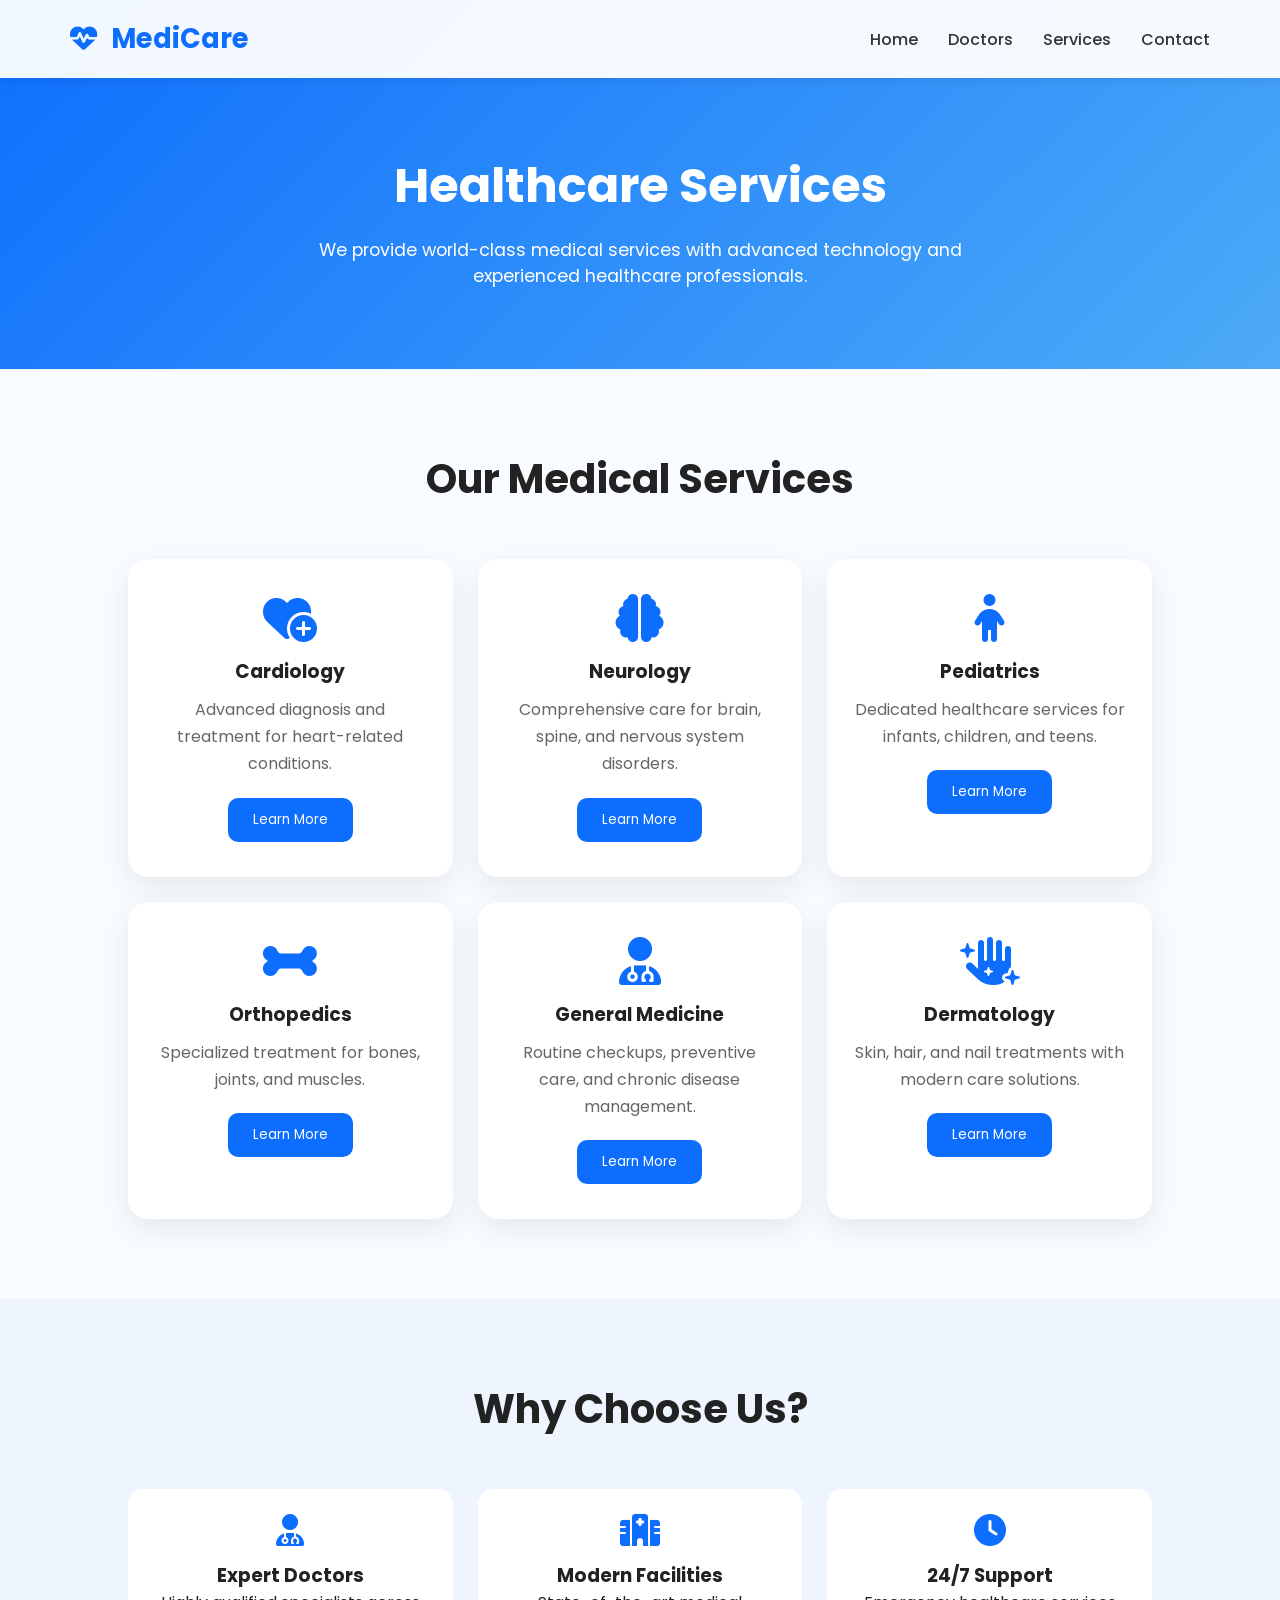
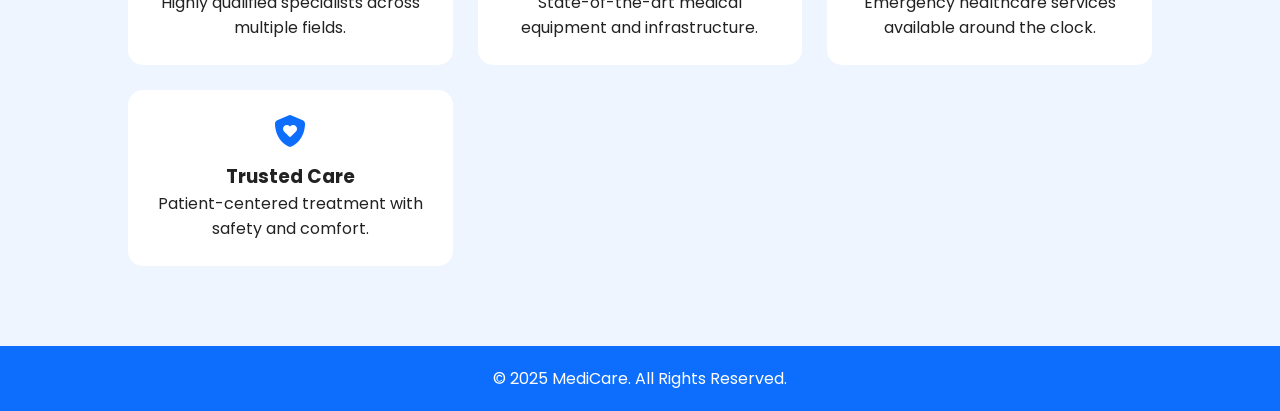
<file: services.html>
<!DOCTYPE html>
<html lang="en">
<head>
<meta charset="UTF-8">
<meta name="viewport" content="width=device-width, initial-scale=1.0">
<title>Our Services | MediCare</title>

<link href="https://cdnjs.cloudflare.com/ajax/libs/font-awesome/6.5.1/css/all.min.css" rel="stylesheet">

<style>
@import url('https://fonts.googleapis.com/css2?family=Poppins:wght@300;400;500;600;700&display=swap');

*{
    margin:0;
    padding:0;
    box-sizing:border-box;
    font-family:'Poppins',sans-serif;
}

body{
    background:#f8fbff;
    color:#222;
}

/* Header */
header{
    position:fixed;
    top:0;
    width:100%;
    z-index:1000;
    background:rgba(255,255,255,0.95);
    backdrop-filter:blur(10px);
    box-shadow:0 2px 10px rgba(0,0,0,0.08);
}

.navbar{
    max-width:1200px;
    margin:auto;
    padding:18px 30px;
    display:flex;
    justify-content:space-between;
    align-items:center;
}

.logo{
    font-size:1.7rem;
    font-weight:700;
    color:#0d6efd;
}

.logo i{
    margin-right:8px;
}

.nav-links{
    display:flex;
    list-style:none;
    gap:30px;
}

.nav-links a{
    text-decoration:none;
    color:#333;
    font-weight:500;
    transition:.3s;
}

.nav-links a:hover{
    color:#0d6efd;
}

/* Hero */
.hero{
    padding:150px 10% 80px;
    text-align:center;
    background:linear-gradient(135deg,#0d6efd,#4dabf7);
    color:white;
}

.hero h1{
    font-size:3rem;
    margin-bottom:15px;
}

.hero p{
    max-width:700px;
    margin:auto;
    font-size:1.1rem;
}

/* Services */
.services{
    padding:80px 10%;
}

.section-title{
    text-align:center;
    font-size:2.5rem;
    margin-bottom:50px;
}

.service-grid{
    display:grid;
    grid-template-columns:repeat(auto-fit,minmax(280px,1fr));
    gap:25px;
}

.service-card{
    background:white;
    border-radius:20px;
    padding:35px 25px;
    text-align:center;
    box-shadow:0 10px 30px rgba(0,0,0,.08);
    transition:.3s;
}

.service-card:hover{
    transform:translateY(-10px);
}

.service-card i{
    font-size:3rem;
    color:#0d6efd;
    margin-bottom:15px;
}

.service-card h3{
    margin-bottom:10px;
}

.service-card p{
    color:#666;
    line-height:1.7;
    margin-bottom:20px;
}

.btn{
    background:#0d6efd;
    color:white;
    border:none;
    padding:12px 25px;
    border-radius:10px;
    cursor:pointer;
    transition:.3s;
}

.btn:hover{
    background:#084298;
}

/* Features */
.features{
    padding:80px 10%;
    background:#eef5ff;
}

.feature-grid{
    display:grid;
    grid-template-columns:repeat(auto-fit,minmax(250px,1fr));
    gap:25px;
}

.feature{
    background:white;
    padding:25px;
    border-radius:15px;
    text-align:center;
}

.feature i{
    color:#0d6efd;
    font-size:2rem;
    margin-bottom:15px;
}

/* Modal */
.modal{
    position:fixed;
    inset:0;
    background:rgba(0,0,0,.6);
    display:none;
    justify-content:center;
    align-items:center;
    padding:20px;
}

.modal-content{
    background:white;
    max-width:500px;
    width:100%;
    border-radius:20px;
    padding:30px;
    position:relative;
    animation:popup .3s ease;
}

@keyframes popup{
    from{
        transform:scale(.8);
        opacity:0;
    }
    to{
        transform:scale(1);
        opacity:1;
    }
}

.close{
    position:absolute;
    right:20px;
    top:15px;
    font-size:1.5rem;
    cursor:pointer;
}

.modal-content h2{
    color:#0d6efd;
    margin-bottom:15px;
}

.modal-content p{
    color:#666;
    line-height:1.8;
}

/* Footer */
footer{
    background:#0d6efd;
    color:white;
    text-align:center;
    padding:20px;
}

/* Responsive */
@media(max-width:768px){

    .navbar{
        flex-direction:column;
        gap:15px;
    }

    .nav-links{
        flex-wrap:wrap;
        justify-content:center;
        gap:15px;
    }

    .hero h1{
        font-size:2.2rem;
    }

    .section-title{
        font-size:2rem;
    }
}
</style>
</head>
<body>

<header>
    <nav class="navbar">
        <div class="logo">
            <i class="fa-solid fa-heart-pulse"></i>
            MediCare
        </div>

        <ul class="nav-links">
            <li><a href="index.html">Home</a></li>
            <li><a href="./doctors.html">Doctors</a></li>
            <li><a href="./services.html">Services</a></li>
            <li><a href="index.html#contact">Contact</a></li>
        </ul>
    </nav>
</header>

<section class="hero">
    <h1>Healthcare Services</h1>
    <p>
        We provide world-class medical services with advanced
        technology and experienced healthcare professionals.
    </p>
</section>

<section class="services">
    <h2 class="section-title">Our Medical Services</h2>

    <div class="service-grid">

        <div class="service-card">
            <i class="fa-solid fa-heart-circle-plus"></i>
            <h3>Cardiology</h3>
            <p>Advanced diagnosis and treatment for heart-related conditions.</p>
            <button class="btn" onclick="showService('Cardiology')">
                Learn More
            </button>
        </div>

        <div class="service-card">
            <i class="fa-solid fa-brain"></i>
            <h3>Neurology</h3>
            <p>Comprehensive care for brain, spine, and nervous system disorders.</p>
            <button class="btn" onclick="showService('Neurology')">
                Learn More
            </button>
        </div>

        <div class="service-card">
            <i class="fa-solid fa-child"></i>
            <h3>Pediatrics</h3>
            <p>Dedicated healthcare services for infants, children, and teens.</p>
            <button class="btn" onclick="showService('Pediatrics')">
                Learn More
            </button>
        </div>

        <div class="service-card">
            <i class="fa-solid fa-bone"></i>
            <h3>Orthopedics</h3>
            <p>Specialized treatment for bones, joints, and muscles.</p>
            <button class="btn" onclick="showService('Orthopedics')">
                Learn More
            </button>
        </div>

        <div class="service-card">
            <i class="fa-solid fa-user-doctor"></i>
            <h3>General Medicine</h3>
            <p>Routine checkups, preventive care, and chronic disease management.</p>
            <button class="btn" onclick="showService('General Medicine')">
                Learn More
            </button>
        </div>

        <div class="service-card">
            <i class="fa-solid fa-hand-sparkles"></i>
            <h3>Dermatology</h3>
            <p>Skin, hair, and nail treatments with modern care solutions.</p>
            <button class="btn" onclick="showService('Dermatology')">
                Learn More
            </button>
        </div>

    </div>
</section>

<section class="features">
    <h2 class="section-title">Why Choose Us?</h2>

    <div class="feature-grid">
        <div class="feature">
            <i class="fa-solid fa-user-doctor"></i>
            <h3>Expert Doctors</h3>
            <p>Highly qualified specialists across multiple fields.</p>
        </div>

        <div class="feature">
            <i class="fa-solid fa-hospital"></i>
            <h3>Modern Facilities</h3>
            <p>State-of-the-art medical equipment and infrastructure.</p>
        </div>

        <div class="feature">
            <i class="fa-solid fa-clock"></i>
            <h3>24/7 Support</h3>
            <p>Emergency healthcare services available around the clock.</p>
        </div>

        <div class="feature">
            <i class="fa-solid fa-shield-heart"></i>
            <h3>Trusted Care</h3>
            <p>Patient-centered treatment with safety and comfort.</p>
        </div>
    </div>
</section>

<div class="modal" id="serviceModal">
    <div class="modal-content">
        <span class="close" onclick="closeModal()">&times;</span>
        <h2 id="serviceTitle"></h2>
        <p id="serviceDescription"></p>
    </div>
</div>

<footer>
    <p>© 2025 MediCare. All Rights Reserved.</p>
</footer>

<script>
const services = {
    Cardiology:
        "Our cardiology department provides heart screenings, ECG tests, preventive care, and advanced treatment plans for cardiovascular diseases.",

    Neurology:
        "We diagnose and treat disorders affecting the brain, spinal cord, nerves, and muscles using modern medical techniques.",

    Pediatrics:
        "Comprehensive healthcare services for infants, children, and adolescents with a focus on growth and development.",

    Orthopedics:
        "Expert care for fractures, sports injuries, joint replacements, and musculoskeletal disorders.",

    "General Medicine":
        "Routine health checkups, disease prevention, diagnosis, and long-term chronic disease management.",

    Dermatology:
        "Professional treatment for skin, hair, and nail conditions including cosmetic and medical dermatology."
};

function showService(service){
    document.getElementById("serviceTitle").innerText = service;
    document.getElementById("serviceDescription").innerText = services[service];
    document.getElementById("serviceModal").style.display = "flex";
}

function closeModal(){
    document.getElementById("serviceModal").style.display = "none";
}

window.onclick = function(e){
    const modal = document.getElementById("serviceModal");
    if(e.target === modal){
        modal.style.display = "none";
    }
}
</script>

</body>
</html>
</file>
